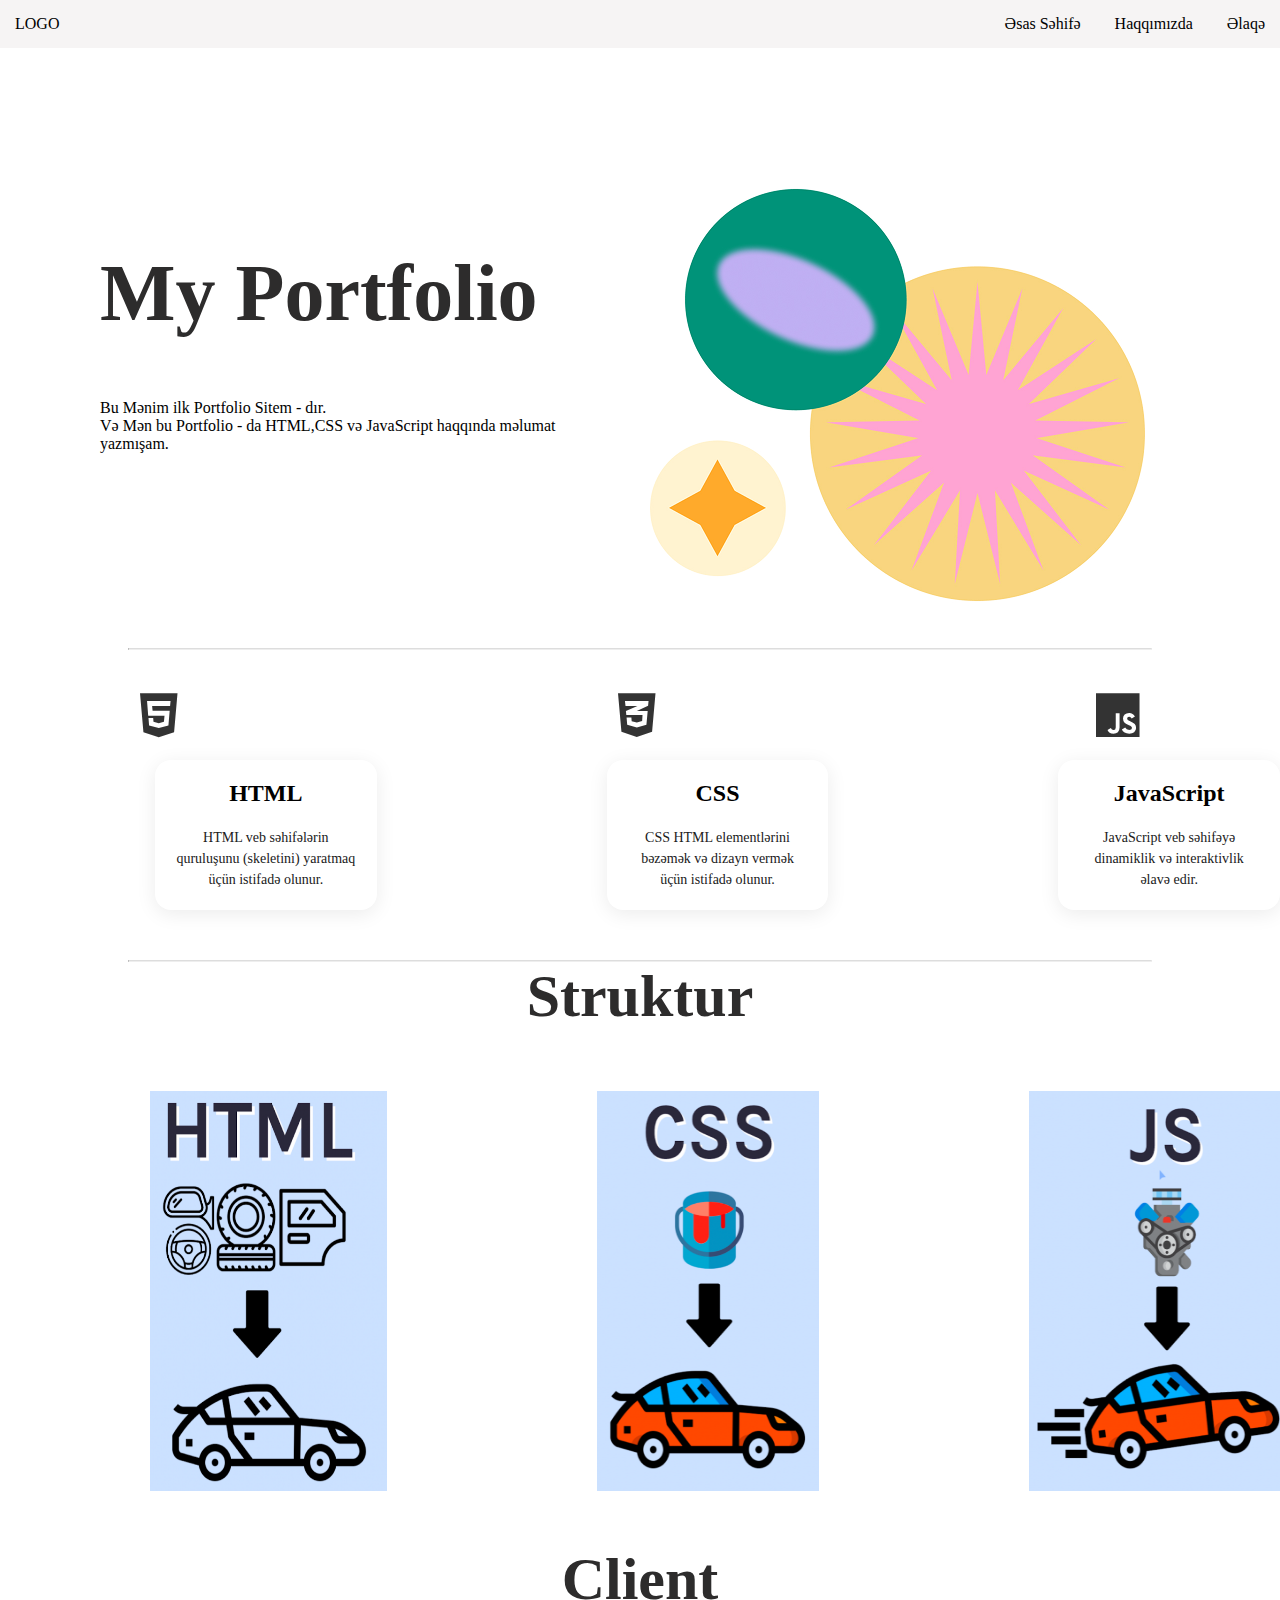
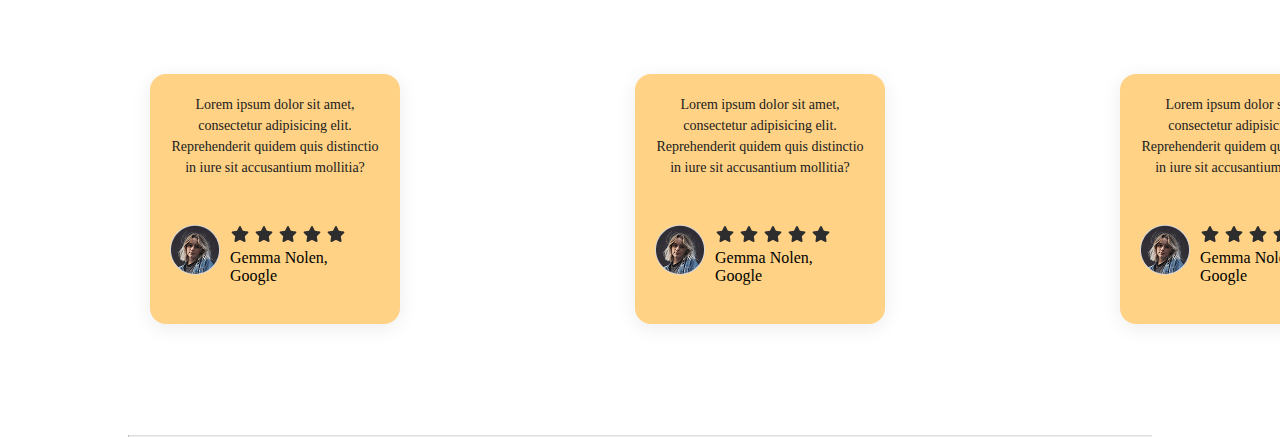
<file: sentyabr/index.html>
<!DOCTYPE html>
<html lang="en">

<head>
    <meta charset="UTF-8">
    <meta name="viewport" content="width=device-width, initial-scale=1.0">
    <title>Portfolio</title>
    <link rel="stylesheet" href="assets/css/main.css">

    <link rel="stylesheet" href="https://cdnjs.cloudflare.com/ajax/libs/font-awesome/6.4.0/css/all.min.css">
</head>

<body>

    <div class="container">
        <div class="header">
            <div class="navbar">
                <div class="logo">
                    <ul>
                        <li><a href="#">LOGO</a></li>
                    </ul>
                </div>
                <div class="menu">
                    <ul>
                        <li><a href="#">Əsas Səhifə</a></li>
                        <li><a href="#">Haqqımızda</a></li>
                        <li><a href="#">Əlaqə</a></li>
                    </ul>
                </div>
            </div>
        </div>

        <div class="about">
            <div class="col-md-6 text">
                <h1>My Portfolio</h1>
                <p>Bu Mənim ilk Portfolio Sitem - dır.</p>
                <p>Və Mən bu Portfolio - da HTML,CSS və JavaScript haqqında məlumat yazmışam.</p>
            </div>
            <div class="col-md-6 text-images">
                <img src="assets/images/Image.png" alt="png-1">
            </div>
        </div>

        <hr>

        <div class="logos">
            <div class="logos">
                <a href="https://lms.idemy.az/public/mod/page/view.php?id=171" target="_blank"><i
                        class="fa-brands fa-html5"></i></a>
                <a href="https://developer.mozilla.org/en-US/docs/Web/CSS" target="_blank"><i
                        class="fa-brands fa-css3-alt"></i></a>
                <a href="http://lms.idemy.az/public/mod/page/view.php?id=28" target="_blank"><i
                        class="fa-brands fa-js"></i></a>
            </div>
        </div>

        <div class="logo-text">
            <div class="card">
                <h2>HTML</h2>
                <p>
                    HTML veb səhifələrin quruluşunu (skeletini) yaratmaq üçün istifadə olunur.
                </p>
            </div>
            <div class="card">
                <h2>CSS</h2>
                <p>
                    CSS HTML elementlərini bəzəmək və dizayn vermək üçün istifadə olunur.
                </p>
            </div>
            <div class="card">
                <h2>JavaScript</h2>
                <p>
                    JavaScript veb səhifəyə dinamiklik və interaktivlik əlavə edir.
                </p>
            </div>
        </div>

        <hr class="hr">

        <h3>Struktur</h3>
        <div class="intro-image">
            <div class="image-1">
                <div class="image">
                    <img src="assets/images/img-1.png" alt="HTML png">
                </div>
            </div>
            <div class="image-2">
                <div class="image">
                    <img src="assets/images/img-2.png" alt="CSS png">
                </div>
            </div>
            <div class="image-3">
                <div class="image">
                    <img src="assets/images/img-3.png" alt="JS png">
                </div>
            </div>
        </div>

        <h3>Client</h3>
        <div class="client">
            <div class="client-1">
                <div class="card">
                    <p>Lorem ipsum dolor sit amet, consectetur adipisicing elit. Reprehenderit quidem quis distinctio in
                        iure sit accusantium mollitia?</p>
                </div>
                <div class="author">
                    <img src="assets/images/Author images.png" alt="author png">
                </div>
                <div class="star">
                    <img src="assets/images/Star.png" alt="star">
                    <img src="assets/images/Star.png" alt="star">
                    <img src="assets/images/Star.png" alt="star">
                    <img src="assets/images/Star.png" alt="star">
                    <img src="assets/images/Star.png" alt="star">
                </div>
                <p class="author-name">Gemma Nolen, <br>
                    Google</p>
            </div>
            <div class="client-2">
                <div class="card">
                    <p>Lorem ipsum dolor sit amet, consectetur adipisicing elit. Reprehenderit quidem quis distinctio in
                        iure sit accusantium mollitia?</p>
                </div>
                <div class="author">
                    <img src="assets/images/Author images.png" alt="author png">
                </div>
                <div class="star">
                    <img src="assets/images/Star.png" alt="star">
                    <img src="assets/images/Star.png" alt="star">
                    <img src="assets/images/Star.png" alt="star">
                    <img src="assets/images/Star.png" alt="star">
                    <img src="assets/images/Star.png" alt="star">
                </div>
                <p class="author-name">Gemma Nolen, <br>
                    Google</p>
            </div>
            <div class="client-3">
                <div class="card">
                    <p>Lorem ipsum dolor sit amet, consectetur adipisicing elit. Reprehenderit quidem quis distinctio in
                        iure sit accusantium mollitia?</p>
                </div>
                <div class="author">
                    <img src="assets/images/Author images.png" alt="author png">
                </div>
                <div class="star">
                    <img src="assets/images/Star.png" alt="star">
                    <img src="assets/images/Star.png" alt="star">
                    <img src="assets/images/Star.png" alt="star">
                    <img src="assets/images/Star.png" alt="star">
                    <img src="assets/images/Star.png" alt="star">
                </div>
                <p class="author-name">Gemma Nolen, <br>
                    Google</p>
            </div>




        </div>

        <hr class="horizantal">

        <div class="footer">
            
        </div>

    </div>

</body>

</html>
</file>
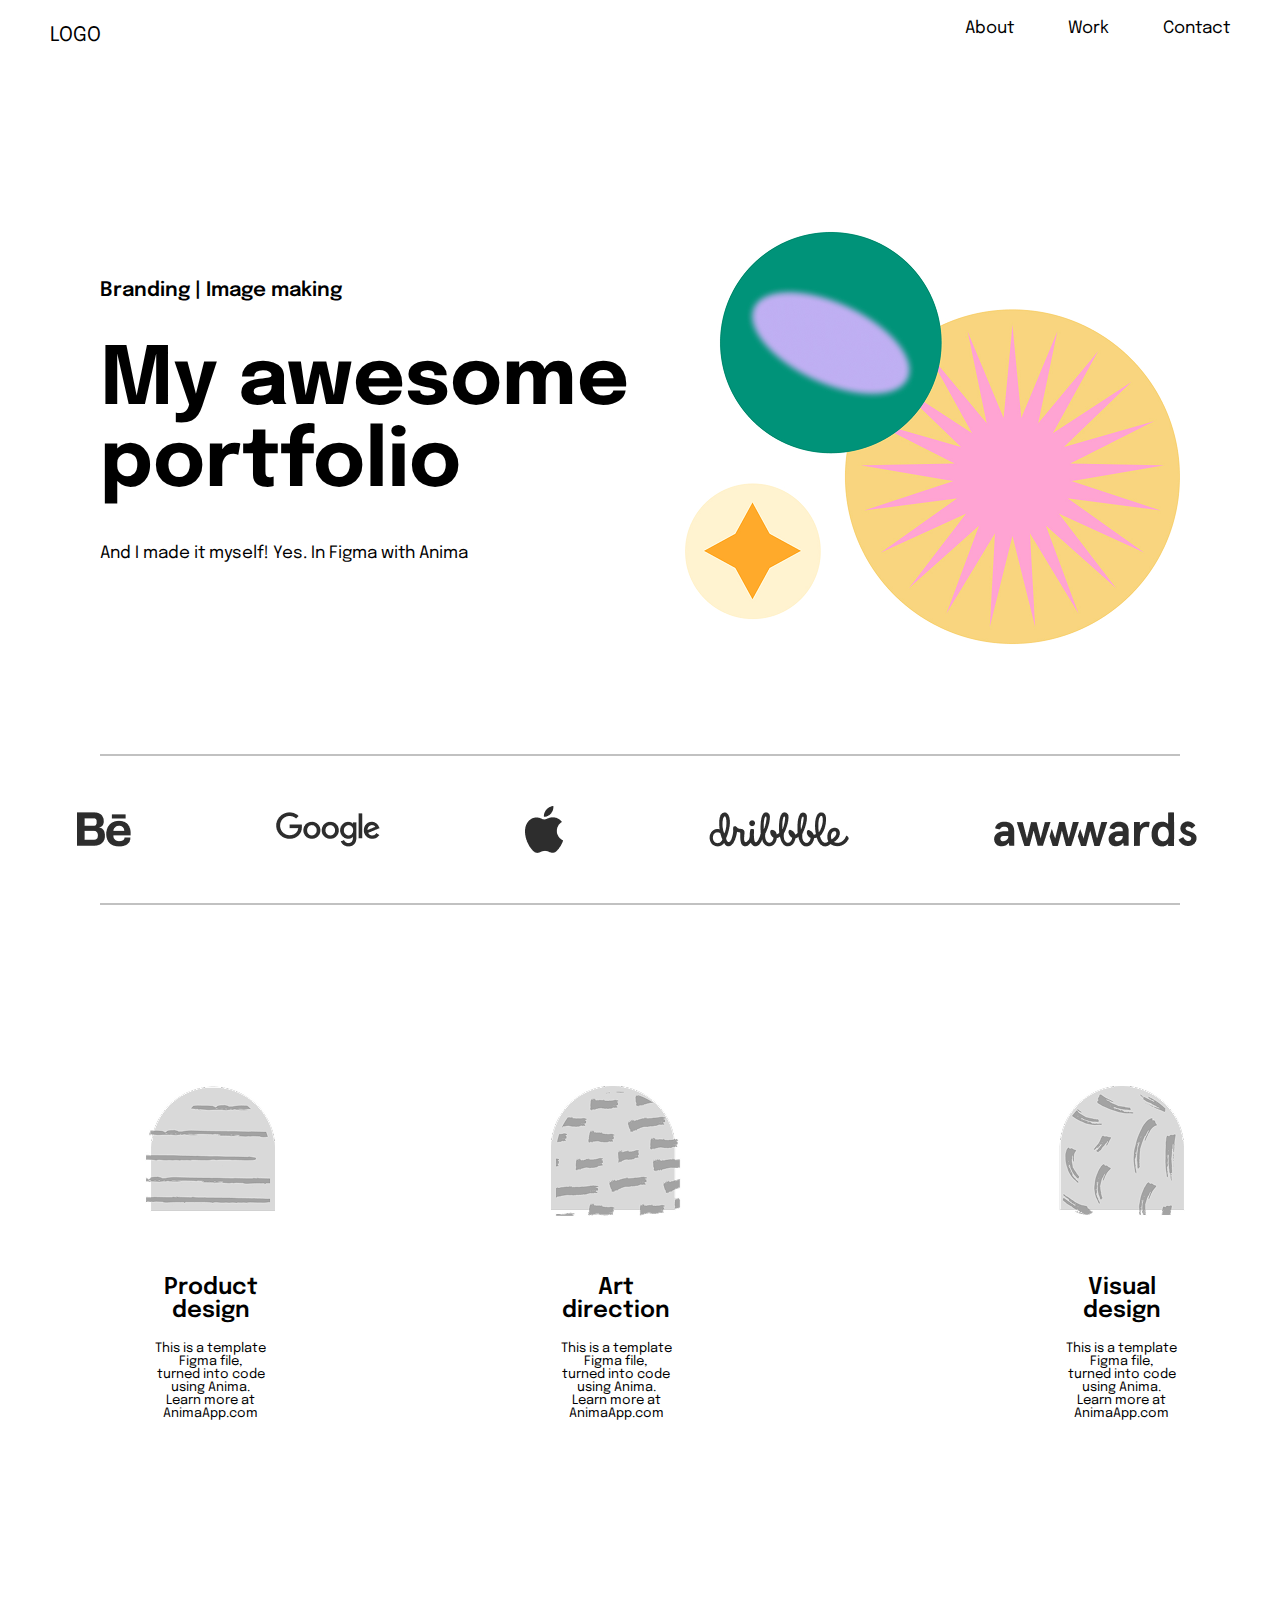
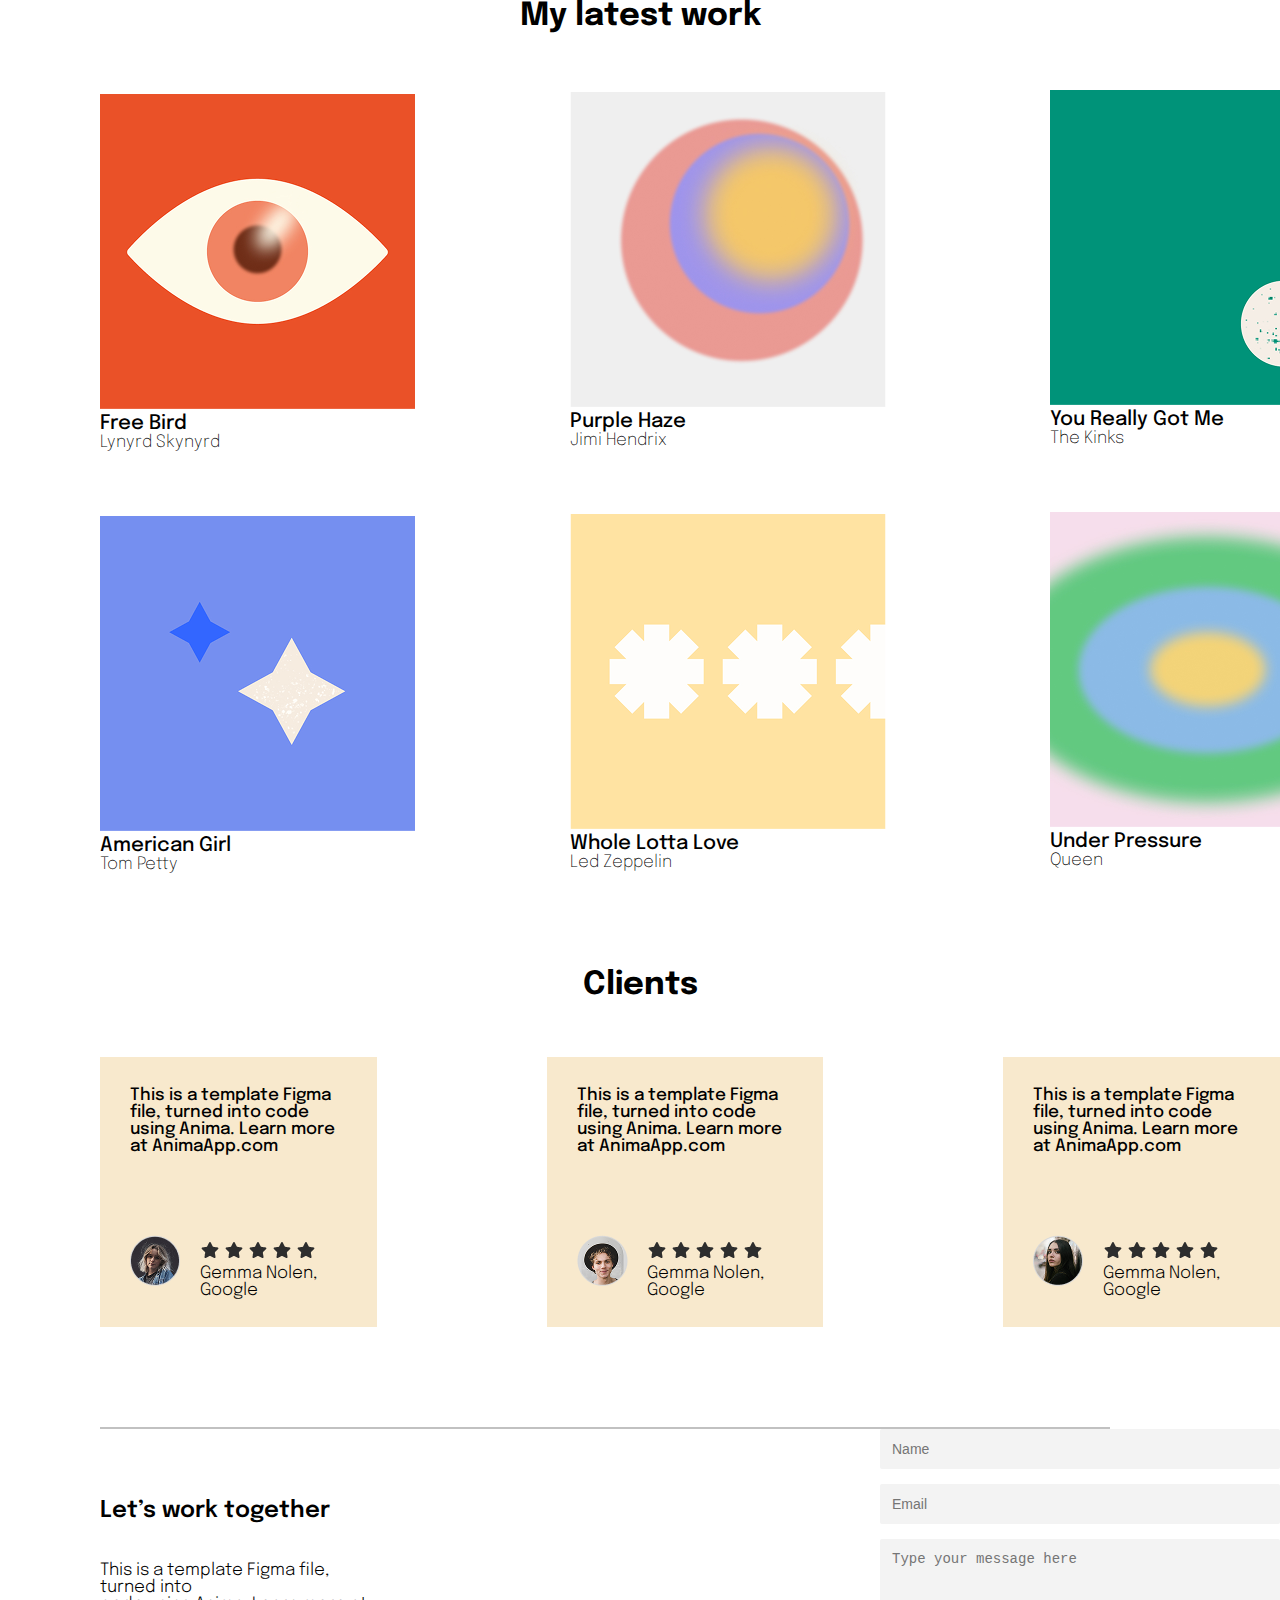
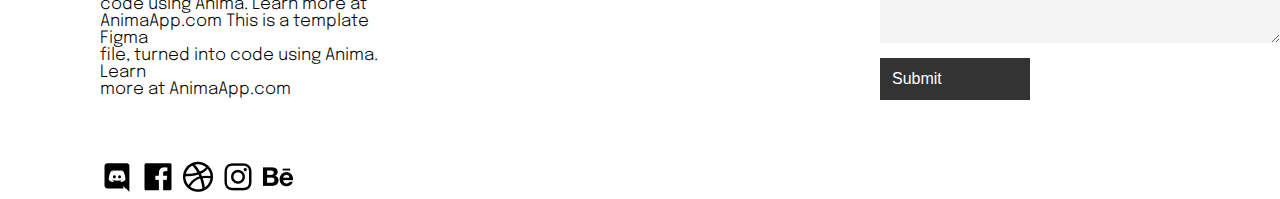
<file: sentyabr/portfolio/index.html>
<!DOCTYPE html>
<html lang="en">

<head>
    <meta charset="UTF-8">
    <meta name="viewport" content="width=device-width, initial-scale=1.0">
    <title>Portfolio</title>
    <link rel="stylesheet" href="assets/css/main.css">

    <link rel="stylesheet" href="https://cdnjs.cloudflare.com/ajax/libs/font-awesome/6.4.0/css/all.min.css">
</head>

<body>

    <div class="container">
        <div class="header">
            <div class="navbar">
                <div class="logo">
                    <ul>
                        <li><a href="#">LOGO</a></li>
                    </ul>
                </div>
                <div class="menu">
                    <ul>
                        <li><a href="#">About</a></li>
                        <li><a href="#">Work</a></li>
                        <li><a href="#">Contact</a></li>
                    </ul>
                </div>
            </div>
        </div>

        <div class="about">
            <div class="col-md-6 text">
                <p class="subtitle">Branding | Image making </p>
                <h1 class="title">My awesome <br> portfolio</h1>
                <p class="info-text">And I made it myself! Yes. In Figma with Anima</p>
            </div>
            <div class="col-md-6 text-images">
                <img src="assets/images/Image.png" class="image" alt="png-1">
            </div>
        </div>

        <hr class="upper">

        <div class="logos">
            <img src="assets/images/Behance.png" alt="Behance">
            <img src="assets/images/Google.png" alt="Google">
            <img src="assets/images/Apple.png" alt="Apple">
            <img src="assets/images/Dribbble.png" alt="Dribbble">
            <img src="assets/images/Awwwards.png" alt="Awwwards">
        </div>

        <hr class="down">

        <div class="design">
            <div class="card">
                <div class="card-icon">
                    <img src="assets/images/Image placeholder.png" alt="Icon">
                </div>
                <h3>Product design</h3>
                <p class="intro-text">
                    This is a template Figma file, <br>
                    turned into code using Anima. <br>
                    Learn more at AnimaApp.com
                </p>
            </div>
            <div class="card-2">
                <div class="card-icon">
                    <img src="assets/images/Image placeholder-2.png" alt="Icon">
                </div>
                <h3>Art direction</h3>
                <p class="intro-text">
                    This is a template Figma file, <br>
                    turned into code using Anima. <br>
                    Learn more at AnimaApp.com
                </p>
            </div>
            <div class="card-3">
                <div class="card-icon">
                    <img src="assets/images/Image placeholder-3.png" alt="Icon">
                </div>
                <h3>Visual design</h3>
                <p class="intro-text">
                    This is a template Figma file, <br>
                    turned into code using Anima. <br>
                    Learn more at AnimaApp.com
                </p>
            </div>
        </div>

        <h2>My latest work</h2>
        <div class="work">
            <div class="upper-card">
                <div class="card_1"><img src="assets/images/card-1.png" alt="card">
                    <p class="head-title">Free Bird</p>
                    <p class="info">Lynyrd Skynyrd</p>
                </div>

                <div class="card_2"><img src="assets/images/card-2.png" alt="card">
                    <p class="head-title">Purple Haze</p>
                    <p class="info">Jimi Hendrix</p>
                </div>

                <div class="card_3"><img src="assets/images/card-3.png" alt="card">
                    <p class="head-title">You Really Got Me</p>
                    <p class="info">The Kinks</p>
                </div>

            </div>
            <div class="down-card">
                <div class="card_4"><img src="assets/images/card-4.png" alt="card">
                    <p class="head-title">American Girl</p>
                    <p class="info">Tom Petty</p>
                </div>

                <div class="card_5"><img src="assets/images/card-5.png" alt="card">
                    <p class="head-title">Whole Lotta Love</p>
                    <p class="info">Led Zeppelin</p>
                </div>

                <div class="card_6"><img src="assets/images/card-6.png" alt="card">
                    <p class="head-title">Under Pressure</p>
                    <p class="info">Queen</p>
                </div>

            </div>
        </div>

        <h2 class="h2">Clients</h2>
        <div class="client">
            <div class="card">
                <div class="client-text">
                    <p>This is a template Figma <br> file, turned into code <br> using Anima. Learn more <br> at
                        AnimaApp.com</p>
                </div>
                <div class="client-vote">
                    <img src="assets/images/Author images.png" alt="author">
                </div>
                <div class="star">
                    <img src="assets/images/Star.png" alt="">
                    <img src="assets/images/Star.png" alt="">
                    <img src="assets/images/Star.png" alt="">
                    <img src="assets/images/Star.png" alt="">
                    <img src="assets/images/Star.png" alt="">
                </div>
                <div class="clients-name">
                    <p>Gemma Nolen, <br>
                        Google</p>
                </div>
            </div>
            <div class="card2">
                <div class="client-text">
                    <p>This is a template Figma <br> file, turned into code <br> using Anima. Learn more <br> at
                        AnimaApp.com</p>
                </div>
                <div class="client-vote">
                    <img src="assets/images/Author images-3.png" alt="author">
                </div>
                <div class="star">
                    <img src="assets/images/Star.png" alt="">
                    <img src="assets/images/Star.png" alt="">
                    <img src="assets/images/Star.png" alt="">
                    <img src="assets/images/Star.png" alt="">
                    <img src="assets/images/Star.png" alt="">
                </div>
                <div class="clients-name">
                    <p>Gemma Nolen, <br>
                        Google</p>
                </div>
            </div>
            <div class="card3">
                <div class="client-text">
                    <p>This is a template Figma <br> file, turned into code <br> using Anima. Learn more <br> at
                        AnimaApp.com</p>
                </div>
                <div class="client-vote">
                    <img src="assets/images/Author images (2).png" alt="author">
                </div>
                <div class="star">
                    <img src="assets/images/Star.png" alt="">
                    <img src="assets/images/Star.png" alt="">
                    <img src="assets/images/Star.png" alt="">
                    <img src="assets/images/Star.png" alt="">
                    <img src="assets/images/Star.png" alt="">
                </div>
                <div class="clients-name">
                    <p>Gemma Nolen, <br>
                        Google</p>
                </div>
            </div>
        </div>

        <hr class="footer-hr">

        <div class="footer">
            <div class="left">
                <div class="title-text">
                    <h3>Let’s work together</h3>
                </div>
                <div class="title-intro-text">
                    <p>This is a template Figma file, turned into <br> code using Anima. Learn more at <br> AnimaApp.com
                        This is a
                        template Figma <br> file, turned into code using Anima. Learn <br> more at AnimaApp.com</p>
                </div>
                <div class="icons">
                    <img src="assets/icons/discord.png" alt="discord">
                    <img src="assets/icons/facebook.png" alt="facebook">
                    <img src="assets/icons/dribbble.png" alt="dribbble">
                    <img src="assets/icons/instagram.png" alt="instagram">
                    <img src="assets/icons/behance.icon.png" alt="behance">
                </div>
            </div>
            <div class="right">
                <form action="">
                    <input type="text" placeholder="Name" required>
                    <input type="email" placeholder="Email" required>
                    <textarea placeholder="Type your message here" rows="5" required></textarea>
                    <button type="submit">Submit</button>
                </form>
            </div>
        </div>

    </div>

</body>

</html>
</file>
<file: sentyabr/assets/css/main.css>
@import url(__reboot.css);

@import url('https://fonts.googleapis.com/css2?family=Epilogue:ital,wght@0,100..900;1,100..900&family=Roboto:ital,wght@0,100..900;1,100..900&display=swap');


.navbar {
    display: flex;
    flex-direction: row;
    justify-content: space-between;
    background-color: #f6f4f4;
}

.menu li {
    display: inline-block;
}


.menu a,
.logo a {
    display: inline-block;
    padding: 15px;
    color: #000;
}

.about {
    /* background-color: red; */
    height: 500px;
}

.about {
    display: flex;
    justify-content: space-between;
    padding: 100px;
    margin-bottom: 100px;
}

.about img {
    padding: 35px;
}

.about .text {
    display: inline-block;
    padding-top: 100px;
}

.about .text h1 {
    font-family: Epilogue sans-serif;
    font-size: 80px;
    color: #2d2c2c;
    padding-bottom: 60px;
}


hr {
    border-top: 1px solid #ddd;
    margin: 20px 0;
    width: 80%;
    margin: auto
}

.logos {
    display: flex;
    justify-content: center;
    gap: 440px;
    margin: 20px 0;
}

.logos i {
    font-size: 50px;
    color: #333;
    transition: 0.3s;
}

.logos i:hover {
    color: #f16529;
}

.logos i:nth-child(2):hover {
    color: #2965f1;
}

.logos i:nth-child(3):hover {
    color: #f7df1e;
}

.logo-text {
    display: flex;
    gap: 230px;
    margin-left: 155px;
    margin-top: -20px;
}

.logo-text p {
    margin-top: 20px;
}

.card {
    width: 250px;
    background: #fff;
    border-radius: 16px;
    box-shadow: 0 4px 20px rgba(0, 0, 0, 0.08);
    padding: 20px;
    text-align: center;
    transition: 0.3s ease;
}

.card:hover {
    transform: translateY(-5px);
    box-shadow: 0 8px 25px rgba(0, 0, 0, 0.12);
}

.card h3 {
    font-size: 18px;
    font-weight: 600;
    margin-bottom: 10px;
}

.card p {
    font-size: 14px;
    color: #202020;
    line-height: 1.5;
}

.hr {
    margin-top: 50px;
    /* margin-bottom: 100px; */
}

.intro-image {
    display: flex;
    margin-bottom: 50px;
}

.intro-image img {
    width: 100%;
    height: 400px;
}

.intro-image .image-1 {
    margin-left: 150px;
}

.intro-image .image-2 {
    margin-left: 210px;
}

.intro-image .image-3 {
    margin-left: 210px;
}

h3 {
    text-align: center;
    font-family: Epilogue sans-serif;
    font-size: 60px;
    color: #2d2c2c;
    padding-bottom: 60px;
}

.client{
    display: flex;
    gap: 85px;
}

.client .card {
    background-color: #FFD285;
    margin-left: 150px;
    height: 250px;
}

.author{
    margin: -100px 170px;
}

.star {
    margin-left: 230px;
    margin-top: 45px;
}

.author-name {
    margin-left: 230px;
}

.horizantal {
    margin-top: 150px;
}
</file>
<file: sentyabr/portfolio/assets/css/main.css>
@import url(__reboot.css);

@import url(fonts.css);

.navbar {
    display: flex;
    flex-direction: row;
    justify-content: space-between;
    background-color: #ffffff;
}

.menu li {
    display: inline-block;
}


.menu a,
.logo a {
    display: inline-block;
    color: #000;
}

.logo {
    margin-left: 50px;
    margin-top: 25px;
    font-family: Epilogue;
    font-size: 20px;
}

.menu a {
    margin-right: 50px;
    gap: 50px;
    margin-top: 20px;
    font-family: Epilogue;
    font-size: 17px;
}

.about {
    display: flex;
    justify-content: space-between;
}

/* .about img {
    padding: 35px;
} */

/* .about .text {
    display: inline-block;
    padding-top: 100px;
} */

.col-md-6 .text {
    gap: 28px;
}

.subtitle {
    font-family: Epilogue;
    font-size: 20px;
    margin-left: 100px;
    margin-top: 234px;
    opacity: 100%;
    font-weight: 600;
}

.title {
    font-family: Epilogue;
    font-size: 80px;
    opacity: 100%;
    margin-left: 100px;
    margin-top: 40px;
    margin-bottom: 40px;
}

.info-text {
    margin-left: 100px;
    font-family: Epilogue;
    font-size: 17px;
}

.image {
    margin-right: 100px;
    margin-top: 180px;
}

hr {
    border: none;
    border-top: 2px solid rgb(193, 193, 193);
    margin-top: 100px;
    margin-left: 100px;
    margin-right: 100px;
}

.upper {
    margin-bottom: 50px;
}

.down {
    margin-top: 50px;
}

.logos {
    display: flex;
    justify-content: space-around;
    margin-left: 4px;
    align-items: center;
}

.design {
    margin-top: 180px;
    margin-bottom: 180px;
    display: flex;
    margin-left: 145px;
    gap: 125px;
    margin-right: 145px;
}

.card {
    text-align: center;
}

.card-2 {
    margin-left: 150px;
    text-align: center;
}

.card-3 {
    text-align: center;
    margin-left: 250px;
}

.card-icon {
    margin-bottom: 56px;
}

h3 {
    font-family: Epilogue;
    font-size: 23px;
    font-weight: 600;
    margin-bottom: 20px;
}

.intro-text {
    font-family: Epilogue;
    font-size: 13px;
}

h2 {
    text-align: center;
    font-family: Epilogue;
    font-size: 32px;
}

.work {
    display: flex;
    flex-wrap: wrap;
    margin-left: 100px;
    gap: 68px;
    margin-bottom: 100px;
}

.head-title {
    font-family: Epilogue;
    font-size: 20px;
    font-weight: 500;
}

.info {
    font-family: Epilogue;
    font-size: 17px;
    font-weight: 200;
}

.card_1 {
    margin-top: 60px;
}

.card_2 {
    margin-left: 470px;
    margin-top: -360px;
}

.card_3 {
    margin-left: 950px;
    margin-top: -360px;
    margin-right: 100px;
}

.card_5 {
    margin-left: 470px;
    margin-top: -360px;
}

.card_6 {
    margin-left: 950px;
    margin-top: -360px;
    margin-right: 100px;
}


.h2 {
    margin-bottom: 55px;
}

.client {
    display: flex;
}

.client .card,
.card2,
.card3 {
    width: 300px;
    height: 270px;
    background: #f8e9cd;
    text-align: left;
    margin-left: 100px;
}

.client-text {
    padding: 30px;
    font-family: Epilogue;
    font-size: 17px;
    font-weight: 500;
}

.client-vote {
    margin-top: 50px;
    margin-left: 30px;
}

.star {
    margin-top: -50px;
    margin-left: 100px;
}

.clients-name {
    margin-left: 100px;
    font-family: Epilogue;
    font-size: 17px;
    font-weight: 300;
}

.card2 {
    margin-left: 170px;
}

.card3 {
    margin-left: 180px;
}

.footer {
    display: flex;
}

.footer-hr {
    border: none;
    border-top: 2px solid rgb(193, 193, 193);
    margin-top: 100px;
    margin-left: 100px;
    margin-right: 170px;
}

.title-text {
    font-family: Epilogue;
    font-size: 32px;
    font-weight: 600;
    margin-left: 100px;
    margin-top: 70px;
    margin-bottom: 40px;
}

.title-intro-text {
    margin-left: 100px;
    font-family: Epilogue;
    font-size: 17px;
    font-weight: 300;
    margin-bottom: 60px;
}

.icons {
    margin-left: 100px;
}

form {
  display: flex;
  flex-direction: column;
  gap: 15px;
  margin-left: 500px;
}

input, textarea {
  width: 400px;
  padding: 12px;
  border: none;
  background: #f3f3f3;
  font-size: 14px;
  border-radius: 2px;
}

input:focus, textarea:focus {
  outline: 2px solid #333;
}

button {
  background: #333;
  color: #fff;
  padding: 12px;
  font-size: 16px;
  border: none;
  cursor: pointer;
  text-align: left;
  width: 150px;
}

button:hover {
  background: #000;
}
</file>
